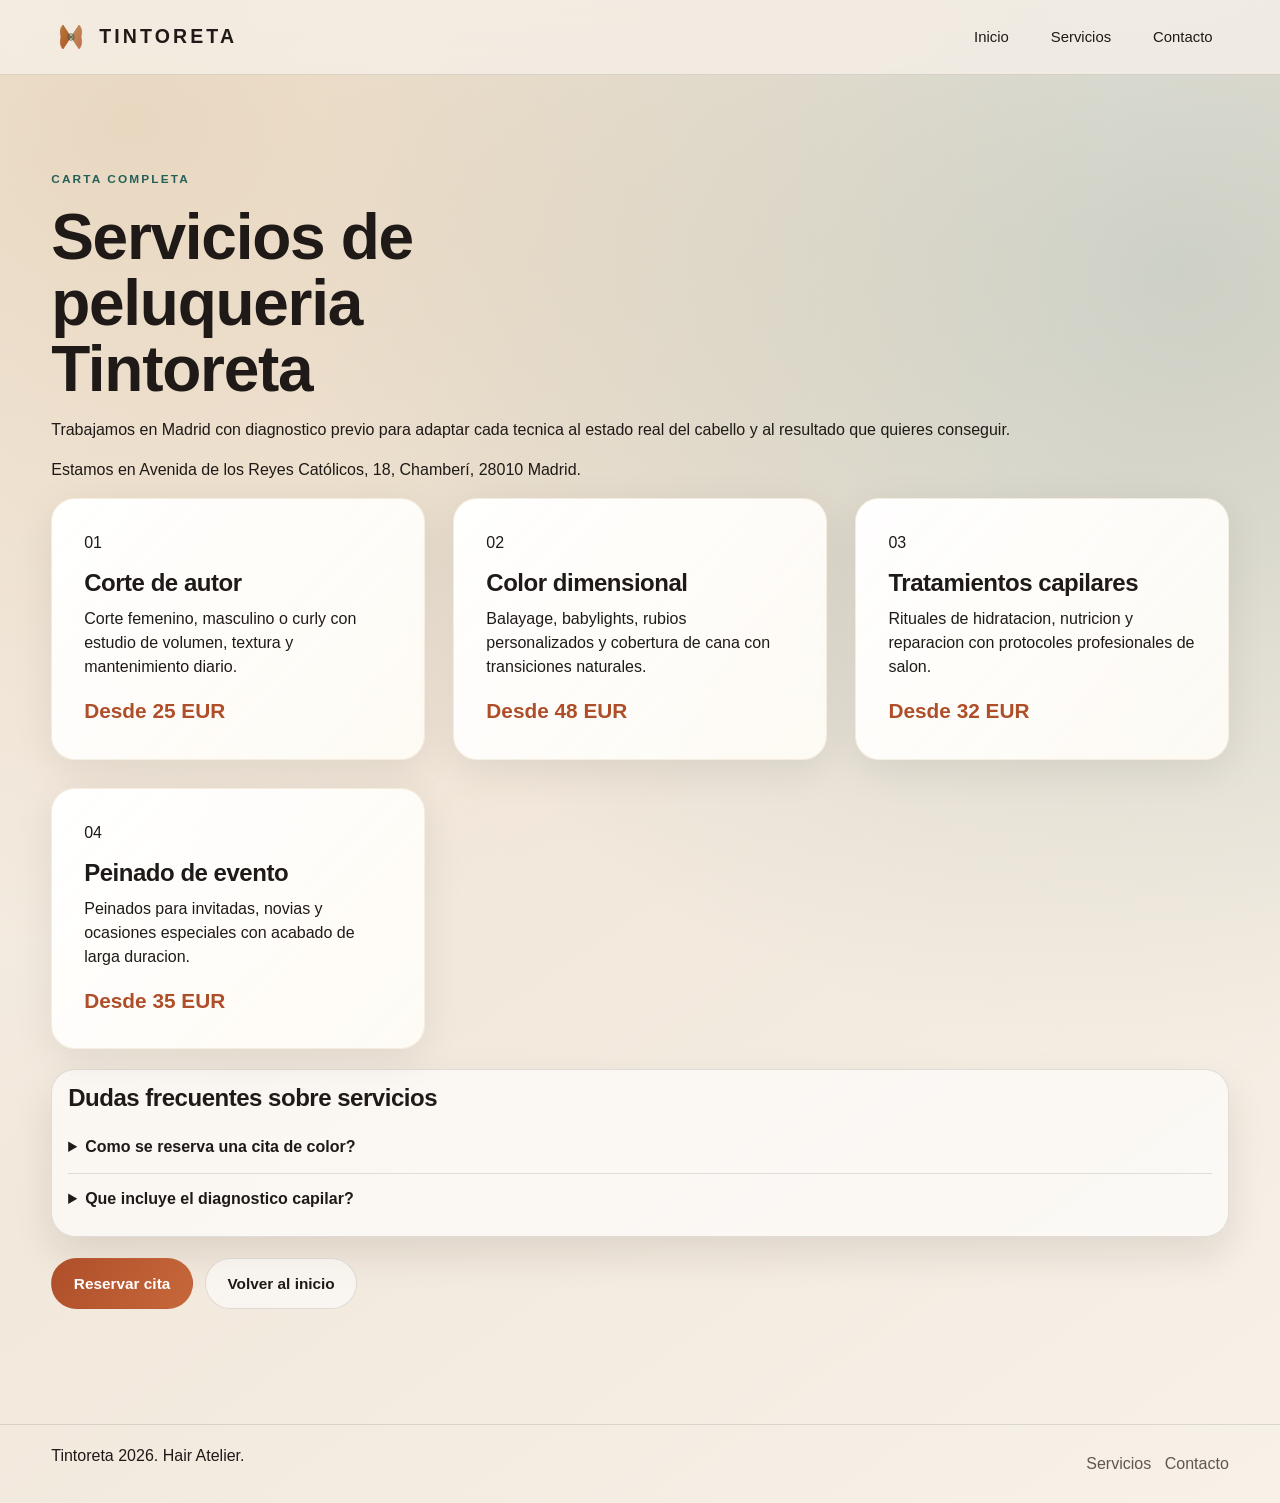
<file: servicios.html>
<!DOCTYPE html>
<html lang="es">
<head>
  <meta charset="UTF-8" />
  <meta name="viewport" content="width=device-width, initial-scale=1.0" />
  <title>Servicios de Peluqueria en Madrid | Tintoreta</title>
  <meta name="description" content="Servicios de peluqueria en Madrid, Avenida de los Reyes Católicos 18, Chamberí: corte de autor, coloracion, tratamientos capilares y peinados de evento." />
  <meta name="robots" content="index, follow, max-image-preview:large" />
  <meta name="author" content="Tintoreta Hair Atelier" />
  <meta property="og:type" content="website" />
  <meta property="og:title" content="Servicios de Peluqueria en Madrid | Tintoreta" />
  <meta property="og:description" content="Descubre los servicios de Tintoreta en Madrid, Avenida de los Reyes Católicos 18, y elige el ritual ideal para tu cabello." />
  <meta property="og:url" content="https://www.tintoreta.es/servicios.html" />
  <meta property="og:image" content="https://images.unsplash.com/photo-1521590832167-7bcbfaa6381f?auto=format&fit=crop&w=1200&q=80" />
  <meta property="og:locale" content="es_ES" />
  <meta name="twitter:card" content="summary_large_image" />
  <meta name="twitter:title" content="Servicios de Peluqueria en Madrid | Tintoreta" />
  <meta name="twitter:description" content="Corte, color, tratamientos y peinado premium en Madrid, Avenida de los Reyes Católicos 18." />
  <meta name="twitter:image" content="https://images.unsplash.com/photo-1521590832167-7bcbfaa6381f?auto=format&fit=crop&w=1200&q=80" />
  <link rel="canonical" href="https://www.tintoreta.es/servicios.html" />
  <link rel="alternate" hreflang="es-ES" href="https://www.tintoreta.es/servicios.html" />
  <link rel="stylesheet" href="styles.css" />

  <script type="application/ld+json">
    {
      "@context": "https://schema.org",
      "@type": "Service",
      "serviceType": "Servicios de peluqueria",
      "provider": {
        "@type": "HairSalon",
        "name": "Tintoreta Hair Atelier",
        "url": "https://www.tintoreta.es/",
        "telephone": "+34 910 09 47 79",
        "address": {
          "@type": "PostalAddress",
        "streetAddress": "Avenida de los Reyes Católicos, 18",
        "postalCode": "28010",
          "addressRegion": "Madrid",
          "addressLocality": "Madrid",
          "addressCountry": "ES"
        }
      },
      "areaServed": {
        "@type": "AdministrativeArea",
        "name": "Madrid"
      },
      "offers": [
        {"@type": "Offer", "name": "Corte de autor", "price": "25", "priceCurrency": "EUR"},
        {"@type": "Offer", "name": "Color dimensional", "price": "48", "priceCurrency": "EUR"},
        {"@type": "Offer", "name": "Ritual de reparacion", "price": "32", "priceCurrency": "EUR"},
        {"@type": "Offer", "name": "Peinado de evento", "price": "35", "priceCurrency": "EUR"}
      ]
    }
  </script>
</head>
<body>
  <header class="site-header">
    <div class="container nav-wrap">
      <a href="index.html#inicio" class="logo" aria-label="Ir al inicio">
        <svg class="logo-icon" viewBox="0 0 100 100" xmlns="http://www.w3.org/2000/svg">
          <defs>
            <linearGradient id="scissorGradient" x1="0%" y1="0%" x2="100%" y2="100%">
              <stop offset="0%" style="stop-color:#b57d2f;stop-opacity:1" />
              <stop offset="100%" style="stop-color:#af4f2a;stop-opacity:1" />
            </linearGradient>
          </defs>
          <path d="M 30 20 Q 20 30 25 50 Q 20 70 30 80 L 50 50 Z" fill="url(#scissorGradient)" stroke="#af4f2a" stroke-width="1.5"/>
          <path d="M 70 20 Q 80 30 75 50 Q 80 70 70 80 L 50 50 Z" fill="url(#scissorGradient)" stroke="#af4f2a" stroke-width="1.5" opacity="0.8"/>
          <circle cx="50" cy="50" r="8" fill="none" stroke="#255f58" stroke-width="2"/>
          <circle cx="50" cy="50" r="4" fill="#255f58" opacity="0.6"/>
        </svg>
        <span>TINTORETA</span>
      </a>
      <nav class="site-nav" id="main-nav" aria-label="Navegacion principal">
        <a href="index.html#inicio">Inicio</a>
        <a href="servicios.html">Servicios</a>
        <a href="index.html#contacto">Contacto</a>
      </nav>
    </div>
  </header>

  <main class="section">
    <section class="container">
      <div class="section-head">
        <p class="tagline">Carta completa</p>
        <h1>Servicios de peluqueria Tintoreta</h1>
        <p>Trabajamos en Madrid con diagnostico previo para adaptar cada tecnica al estado real del cabello y al resultado que quieres conseguir.</p>
        <p>Estamos en Avenida de los Reyes Católicos, 18, Chamberí, 28010 Madrid.</p>
      </div>

      <div class="services-grid" style="margin-top: 1rem;">
        <article class="service-card">
          <p class="service-index">01</p>
          <h2>Corte de autor</h2>
          <p>Corte femenino, masculino o curly con estudio de volumen, textura y mantenimiento diario.</p>
          <p class="price">Desde 25 EUR</p>
        </article>
        <article class="service-card">
          <p class="service-index">02</p>
          <h2>Color dimensional</h2>
          <p>Balayage, babylights, rubios personalizados y cobertura de cana con transiciones naturales.</p>
          <p class="price">Desde 48 EUR</p>
        </article>
        <article class="service-card">
          <p class="service-index">03</p>
          <h2>Tratamientos capilares</h2>
          <p>Rituales de hidratacion, nutricion y reparacion con protocoles profesionales de salon.</p>
          <p class="price">Desde 32 EUR</p>
        </article>
        <article class="service-card">
          <p class="service-index">04</p>
          <h2>Peinado de evento</h2>
          <p>Peinados para invitadas, novias y ocasiones especiales con acabado de larga duracion.</p>
          <p class="price">Desde 35 EUR</p>
        </article>
      </div>

      <div class="faq-services" style="margin-top: 1.2rem;">
        <h2>Dudas frecuentes sobre servicios</h2>
        <details>
          <summary>Como se reserva una cita de color?</summary>
          <p>Puedes reservar por WhatsApp o email, indicando largo de cabello y resultado deseado.</p>
        </details>
        <details>
          <summary>Que incluye el diagnostico capilar?</summary>
          <p>Evaluacion de fibra, historial de color y recomendacion tecnica previa al servicio.</p>
        </details>
      </div>

      <div class="hero-actions" style="margin-top: 1.3rem;">
        <a class="btn btn-primary" href="index.html#contacto">Reservar cita</a>
        <a class="btn btn-ghost" href="index.html">Volver al inicio</a>
      </div>
    </section>
  </main>

  <div class="mobile-sticky-cta" aria-label="Acciones rapidas">
    <a class="mobile-cta-btn mobile-cta-whatsapp" href="https://wa.me/34910094779" target="_blank" rel="noopener noreferrer">WhatsApp</a>
    <a class="mobile-cta-btn mobile-cta-phone" href="tel:+34910094779">Llamar</a>
  </div>

  <footer class="site-footer">
    <div class="container footer-wrap">
      <p>Tintoreta <span id="year"></span>. Hair Atelier.</p>
      <div class="social-links">
        <a href="index.html#servicios">Servicios</a>
        <a href="index.html#contacto">Contacto</a>
      </div>
    </div>
  </footer>

  <script src="script.js"></script>
</body>
</html>
</file>
<file: styles.css>
:root {
  --bg: #f7f1e8;
  --ink: #1f1a17;
  --muted: #62564f;
  --sand: #ded2c5;
  --paper: #fffdf9;
  --panel: rgba(255, 252, 246, 0.62);
  --gold: #b57d2f;
  --clay: #af4f2a;
  --teal: #255f58;
  --line: rgba(31, 26, 23, 0.12);
  --shadow-soft: 0 18px 38px rgba(37, 23, 12, 0.1);
  --shadow-hard: 0 24px 60px rgba(37, 23, 12, 0.2);
  --radius-xl: 34px;
  --radius-lg: 24px;
  --radius-md: 16px;
}

* {
  box-sizing: border-box;
}

html {
  scroll-behavior: smooth;
}

body {
  margin: 0;
  font-family: "Space Grotesk", sans-serif;
  color: var(--ink);
  line-height: 1.5;
  overflow-x: hidden;
  background:
    radial-gradient(140% 100% at 10% 8%, rgba(181, 125, 47, 0.22) 0%, transparent 55%),
    radial-gradient(120% 90% at 92% 18%, rgba(37, 95, 88, 0.18) 0%, transparent 58%),
    linear-gradient(145deg, #f8f3ec 0%, #f2e8dc 52%, #f7f1e8 100%);
}

h1,
h2,
h3 {
  margin: 0 0 0.7rem;
  font-family: "Syne", sans-serif;
  letter-spacing: -0.02em;
  line-height: 1.03;
}

p {
  margin: 0 0 1rem;
}

a {
  color: inherit;
  text-decoration: none;
}

.container {
  width: min(1180px, 92vw);
  margin: 0 auto;
}

.section {
  padding: 6rem 0;
}

section[id],
.packs-head[id] {
  scroll-margin-top: 86px;
}

.ritual {
  padding-bottom: 7.2rem;
}

.ritual-head {
  margin-bottom: 1.35rem;
}

.noise-overlay {
  position: fixed;
  inset: 0;
  pointer-events: none;
  opacity: 0.16;
  z-index: -4;
  background-image: radial-gradient(circle at 1px 1px, #000 1px, transparent 0);
  background-size: 3px 3px;
}

.orb {
  position: fixed;
  border-radius: 50%;
  z-index: -3;
  filter: blur(1px);
}

.orb-one {
  width: 420px;
  height: 420px;
  top: -140px;
  right: -120px;
  background: radial-gradient(circle at 35% 35%, rgba(181, 125, 47, 0.4), rgba(181, 125, 47, 0));
}

.orb-two {
  width: 380px;
  height: 380px;
  bottom: -130px;
  left: -110px;
  background: radial-gradient(circle at 55% 55%, rgba(37, 95, 88, 0.35), rgba(37, 95, 88, 0));
}

.site-header {
  position: sticky;
  top: 0;
  z-index: 90;
  border-bottom: 1px solid var(--line);
  backdrop-filter: blur(14px);
  background: rgba(247, 241, 232, 0.75);
}

.nav-wrap {
  min-height: 74px;
  display: flex;
  align-items: center;
  justify-content: space-between;
  gap: 1rem;
}

.logo {
  font-family: "Syne", sans-serif;
  font-size: 1.22rem;
  font-weight: 800;
  letter-spacing: 0.16em;
  display: inline-flex;
  align-items: center;
  gap: 0.5rem;
  transition: transform 0.3s ease;
}

.logo:hover {
  transform: scale(1.05);
}

.logo-icon {
  width: 40px;
  height: 40px;
  display: inline-block;
  animation: scissorSwing 2s ease-in-out infinite;
}

@keyframes scissorSwing {
  0%, 100% {
    transform: rotate(0deg);
  }
  50% {
    transform: rotate(3deg);
  }
}

.site-nav {
  display: flex;
  gap: 0.6rem;
}

.site-nav a {
  font-size: 0.93rem;
  font-weight: 500;
  padding: 0.55rem 0.95rem;
  border-radius: 999px;
  border: 1px solid transparent;
  transition: border-color 0.25s ease, transform 0.25s ease;
}

.site-nav a:hover {
  transform: translateY(-1px);
  border-color: rgba(181, 125, 47, 0.4);
}

.nav-toggle {
  display: none;
  font: inherit;
  border: 1px solid var(--line);
  background: rgba(255, 255, 255, 0.4);
  border-radius: 10px;
  width: 44px;
  height: 44px;
  padding: 0;
  align-items: center;
  justify-content: center;
  cursor: pointer;
}

.hamburger {
  width: 20px;
  height: 14px;
  display: inline-flex;
  flex-direction: column;
  justify-content: space-between;
}

.hamburger .bar {
  width: 100%;
  height: 2px;
  border-radius: 999px;
  background: var(--ink);
  transition: transform 0.28s ease, opacity 0.2s ease;
}

.nav-toggle[aria-expanded="true"] .bar:nth-child(1) {
  transform: translateY(6px) rotate(45deg);
}

.nav-toggle[aria-expanded="true"] .bar:nth-child(2) {
  opacity: 0;
}

.nav-toggle[aria-expanded="true"] .bar:nth-child(3) {
  transform: translateY(-6px) rotate(-45deg);
}

.hero {
  padding-top: 3.2rem;
}

.hero-layout {
  display: grid;
  grid-template-columns: minmax(0, 1.2fr) minmax(0, 0.8fr);
  gap: 1.2rem;
  align-items: stretch;
}

.hero-copy {
  background: linear-gradient(145deg, rgba(255, 255, 255, 0.58), rgba(255, 255, 255, 0.16));
  border: 1px solid rgba(255, 255, 255, 0.75);
  border-radius: var(--radius-xl);
  box-shadow: var(--shadow-hard);
  padding: clamp(1.3rem, 3.3vw, 2.8rem);
}

.tagline {
  margin-bottom: 1rem;
  text-transform: uppercase;
  font-size: 0.74rem;
  letter-spacing: 0.18em;
  color: var(--teal);
  font-weight: 700;
}

h1 {
  font-size: clamp(2.2rem, 5vw, 4.9rem);
  max-width: 12ch;
  margin-bottom: 1rem;
}

.lead {
  max-width: 48ch;
  color: var(--muted);
  font-size: 1.08rem;
}

.hero-actions {
  display: flex;
  flex-wrap: wrap;
  gap: 0.75rem;
  margin-top: 1.6rem;
}

.btn {
  display: inline-flex;
  align-items: center;
  justify-content: center;
  border-radius: 999px;
  padding: 0.8rem 1.35rem;
  border: 1px solid transparent;
  font-size: 0.96rem;
  font-weight: 700;
  transition: transform 0.25s ease, box-shadow 0.25s ease, background-color 0.25s ease;
}

.btn:hover {
  transform: translateY(-2px);
  box-shadow: 0 10px 20px rgba(35, 21, 9, 0.15);
}

.btn-primary {
  background: linear-gradient(120deg, var(--clay), #c6673b);
  color: #fff;
}

.btn-ghost {
  border-color: var(--line);
  background: rgba(255, 255, 255, 0.52);
}

.hero-stats {
  margin-top: 1.7rem;
  display: grid;
  grid-template-columns: repeat(3, minmax(0, 1fr));
  gap: 0.65rem;
}

.stat-item {
  border: 1px solid rgba(31, 26, 23, 0.08);
  border-radius: var(--radius-md);
  background: rgba(255, 255, 255, 0.7);
  padding: 0.8rem;
  transition: all 0.3s ease;
}

.stat-item:hover {
  background: rgba(255, 255, 255, 0.95);
  border-color: rgba(181, 125, 47, 0.2);
  transform: translateY(-2px);
}

.stat-item strong {
  display: block;
  font-family: "Syne", sans-serif;
  font-size: 1.3rem;
  color: var(--clay);
  margin-bottom: 0.2rem;
}

.stat-item span {
  color: var(--muted);
  font-size: 0.84rem;
}

/* Social Links Hero */
.social-links-hero {
  margin-top: 2.5rem;
  padding-top: 2rem;
  border-top: 1px solid rgba(31, 26, 23, 0.1);
}

.social-header {
  margin-bottom: 1.5rem;
}

.social-label {
  font-size: 0.9rem;
  font-weight: 700;
  color: var(--ink);
  margin-bottom: 0.3rem;
  text-transform: uppercase;
  letter-spacing: 0.08em;
  display: block;
}

.social-subtitle {
  font-size: 0.85rem;
  color: var(--muted);
  margin: 0;
  font-weight: 400;
  letter-spacing: 0.02em;
}

.social-icons {
  display: grid;
  grid-template-columns: repeat(auto-fit, minmax(110px, 1fr));
  gap: 1.2rem;
  align-items: start;
}

.social-icon-card {
  display: flex;
  flex-direction: column;
  align-items: center;
  gap: 0.8rem;
  text-decoration: none;
  transition: all 0.3s cubic-bezier(0.23, 1, 0.320, 1);
}

.social-icon-bg {
  display: flex;
  align-items: center;
  justify-content: center;
  width: 80px;
  height: 80px;
  border-radius: 20px;
  transition: all 0.4s cubic-bezier(0.23, 1, 0.320, 1);
  position: relative;
  overflow: hidden;
  box-shadow: 0 8px 24px rgba(0, 0, 0, 0.1);
  border: 2px solid rgba(255, 255, 255, 0.3);
}

.social-icon-bg svg {
  width: 40px;
  height: 40px;
  z-index: 1;
  transition: all 0.3s ease;
}

.social-icon-bg::before {
  content: '';
  position: absolute;
  inset: 0;
  opacity: 0;
  transition: opacity 0.3s ease;
  z-index: 0;
}

/* Colores específicos por red social */
.instagram-bg {
  background: linear-gradient(135deg, #feda75 0%, #fa7e1e 25%, #d92e7f 50%, #9b36b7 75%, #515bd4 100%);
  color: white;
}

.instagram-bg:hover {
  transform: translateY(-8px) scale(1.08);
  box-shadow: 0 16px 40px rgba(217, 46, 127, 0.3);
}

.tiktok-bg {
  background: linear-gradient(135deg, #000000 0%, #25f4ee 50%, #ff0050 100%);
  color: white;
}

.tiktok-bg:hover {
  transform: translateY(-8px) scale(1.08);
  box-shadow: 0 16px 40px rgba(0, 0, 0, 0.3);
}

.facebook-bg {
  background: linear-gradient(135deg, #1877f2 0%, #0a66c2 100%);
  color: white;
}

.facebook-bg:hover {
  transform: translateY(-8px) scale(1.08);
  box-shadow: 0 16px 40px rgba(24, 119, 242, 0.3);
}

.youtube-bg {
  background: linear-gradient(135deg, #ff0000 0%, #cc0000 100%);
  color: white;
}

.youtube-bg:hover {
  transform: translateY(-8px) scale(1.08);
  box-shadow: 0 16px 40px rgba(255, 0, 0, 0.3);
}

.social-icon-bg:hover svg {
  animation: socialIconPulse 0.6s ease;
}

@keyframes socialIconPulse {
  0% {
    transform: scale(1);
  }
  50% {
    transform: scale(1.15);
  }
  100% {
    transform: scale(1);
  }
}

.social-name {
  font-size: 0.9rem;
  font-weight: 600;
  color: var(--ink);
  text-align: center;
  transition: color 0.3s ease;
  letter-spacing: 0.01em;
}

.social-icon-card:hover .social-name {
  color: var(--clay);
  font-weight: 700;
}

@media (max-height: 860px) and (min-width: 1024px) {
  .hero {
    padding-top: 2.2rem;
  }

  h1 {
    font-size: clamp(2rem, 4vw, 4rem);
    margin-bottom: 0.7rem;
  }

  .lead {
    font-size: 1rem;
    margin-bottom: 0.5rem;
  }

  .hero-actions {
    margin-top: 1.1rem;
  }

  .social-links-hero {
    margin-top: 1.6rem;
    padding-top: 1.2rem;
  }

  .social-header {
    margin-bottom: 0.9rem;
  }

  .social-icons {
    gap: 0.8rem;
    grid-template-columns: repeat(4, minmax(0, 1fr));
  }

  .social-icon-bg {
    width: 64px;
    height: 64px;
    border-radius: 16px;
  }

  .social-icon-bg svg {
    width: 32px;
    height: 32px;
  }

  .social-name {
    font-size: 0.82rem;
  }
}

@media (max-width: 680px) {
  .social-icons {
    grid-template-columns: repeat(2, 1fr);
    gap: 1rem;
  }

  .social-icon-bg {
    width: 70px;
    height: 70px;
  }

  .social-icon-bg svg {
    width: 36px;
    height: 36px;
  }

  .social-name {
    font-size: 0.85rem;
  }
}

.hero-panel {
  background: linear-gradient(135deg, #18120f 0%, #1f1610 100%);
  color: #f8eee2;
  border-radius: var(--radius-xl);
  border: 1px solid rgba(181, 125, 47, 0.2);
  box-shadow: 0 20px 60px rgba(0, 0, 0, 0.2);
  padding: clamp(1.5rem, 2.5vw, 2.2rem);
  position: relative;
  overflow: hidden;
  transition: all 0.4s ease;
}

.hero-panel:hover {
  border-color: rgba(181, 125, 47, 0.4);
  box-shadow: 0 30px 80px rgba(181, 125, 47, 0.15);
  transform: translateY(-4px);
}

.hero-panel::after {
  content: "";
  position: absolute;
  width: 280px;
  height: 280px;
  right: -120px;
  top: -80px;
  border-radius: 50%;
  background: radial-gradient(circle at center, rgba(181, 125, 47, 0.33), rgba(181, 125, 47, 0));
}

.hero-card {
  position: relative;
}

.card-status {
  display: flex;
  align-items: center;
  gap: 0.6rem;
  font-size: 0.9rem;
  font-weight: 600;
  margin-bottom: 1.2rem;
  padding: 0.6rem 1rem;
  background: rgba(37, 95, 88, 0.15);
  border-radius: 999px;
  width: fit-content;
}

.status-dot {
  display: inline-block;
  width: 10px;
  height: 10px;
  border-radius: 50%;
  background: #4ade80;
  animation: statusPulse 2s ease-in-out infinite;
}

.card-status.open {
  color: #4ade80;
  border: 1px solid rgba(74, 222, 128, 0.3);
}

.card-status.closed {
  color: #fca5a5;
  background: rgba(127, 29, 29, 0.14);
  border: 1px solid rgba(252, 165, 165, 0.34);
}

.card-status.closed .status-dot {
  background: #ef4444;
  animation: none;
}

@keyframes statusPulse {
  0%, 100% {
    box-shadow: 0 0 0 0 rgba(74, 222, 128, 0.7);
  }
  50% {
    box-shadow: 0 0 0 6px rgba(74, 222, 128, 0);
  }
}

.hero-card h2 {
  font-size: clamp(1.8rem, 2.7vw, 2.6rem);
  margin: 0 0 0.8rem;
}

.card-description {
  font-size: 1rem;
  color: #dac5b5;
  line-height: 1.6;
  margin-bottom: 1.5rem;
}

.hours-section {
  margin-bottom: 1.5rem;
  padding: 1.2rem;
  background: rgba(255, 255, 255, 0.08);
  border-radius: var(--radius-md);
  border: 1px solid rgba(255, 255, 255, 0.1);
}

.hours-section h3 {
  font-size: 0.95rem;
  margin: 0 0 0.8rem;
  color: #f4cd92;
  text-transform: uppercase;
  letter-spacing: 0.05em;
}

.address {
  color: #dac5b5;
  font-size: 0.95rem;
  line-height: 1.6;
}

.hours-grid {
  display: grid;
  grid-template-columns: 1fr 1fr;
  gap: 1rem;
  margin-top: 0.8rem;
}

.hours-title {
  margin-top: 1.2rem;
}

.hours-grid.closed-day {
  grid-template-columns: 1fr;
}

.hour-item {
  background: rgba(255, 255, 255, 0.05);
  padding: 0.8rem;
  border-radius: var(--radius-md);
  border: 1px solid rgba(181, 125, 47, 0.2);
  text-align: center;
}

.hour-item.closed-day {
  border-color: rgba(239, 68, 68, 0.35);
  background: rgba(127, 29, 29, 0.14);
}

.hour-item.closed-day .label,
.hour-item.closed-day .time {
  color: #fca5a5;
}

.hour-item .label {
  display: block;
  font-size: 0.8rem;
  color: #b57d2f;
  margin-bottom: 0.4rem;
  text-transform: uppercase;
  letter-spacing: 0.05em;
}

.hour-item .time {
  display: block;
  font-size: 1.5rem;
  font-family: "Syne", sans-serif;
  font-weight: 800;
  color: #f4cd92;
}

.card-actions {
  display: flex;
  gap: 0.8rem;
  margin-top: 1.2rem;
}

.card-link {
  flex: 1;
  display: flex;
  align-items: center;
  justify-content: center;
  padding: 0.75rem 1rem;
  background: linear-gradient(135deg, rgba(181, 125, 47, 0.2), rgba(181, 125, 47, 0.1));
  border: 1px solid rgba(181, 125, 47, 0.3);
  border-radius: var(--radius-md);
  color: #f4cd92;
  font-weight: 600;
  font-size: 0.9rem;
  transition: all 0.3s ease;
}

.card-link:hover {
  background: linear-gradient(135deg, rgba(181, 125, 47, 0.4), rgba(181, 125, 47, 0.25));
  border-color: rgba(181, 125, 47, 0.6);
  transform: translateY(-2px);
}

.section-head h2 {
  font-size: clamp(1.8rem, 3vw, 3.1rem);
}

.services-grid {
  margin-top: 1.6rem;
  display: grid;
  grid-template-columns: repeat(auto-fit, minmax(280px, 1fr));
  gap: 1.8rem;
}

.service-card {
  background: linear-gradient(135deg, rgba(255, 255, 255, 0.98) 0%, rgba(255, 252, 246, 0.92) 100%);
  border: 1px solid rgba(181, 125, 47, 0.12);
  border-radius: var(--radius-lg);
  padding: 2rem;
  display: flex;
  flex-direction: column;
  height: 100%;
  box-shadow: 0 10px 40px rgba(0, 0, 0, 0.08);
  transition: all 0.4s cubic-bezier(0.23, 1, 0.320, 1);
  position: relative;
  overflow: hidden;
}

.service-card::before {
  content: '';
  position: absolute;
  top: 0;
  left: 0;
  right: 0;
  height: 4px;
  background: linear-gradient(90deg, var(--gold), var(--clay));
  transform: scaleX(0);
  transform-origin: left;
  transition: transform 0.4s cubic-bezier(0.23, 1, 0.320, 1);
}

.service-card:hover::before {
  transform: scaleX(1);
}

.service-card:hover {
  transform: translateY(-8px);
  box-shadow: 0 20px 60px rgba(175, 79, 42, 0.15);
  border-color: rgba(181, 125, 47, 0.3);
}

.service-header {
  display: flex;
  align-items: center;
  justify-content: flex-start;
  margin-bottom: 1.5rem;
  position: relative;
  z-index: 1;
}

.service-icon {
  width: 48px;
  height: 48px;
  display: flex;
  align-items: center;
  justify-content: center;
  color: var(--clay);
  margin-right: 1rem;
  stroke-width: 1.5;
}

.service-card h3 {
  font-size: 1.5rem;
  margin: 0 0 0.8rem;
  color: var(--ink);
}

.service-description {
  color: var(--muted);
  font-size: 0.95rem;
  line-height: 1.6;
  margin-bottom: 1.2rem;
  flex-grow: 1;
}

.service-features {
  list-style: none;
  padding: 0;
  margin-bottom: 1.5rem;
}

.service-features li {
  font-size: 0.9rem;
  color: var(--muted);
  margin-bottom: 0.6rem;
  padding-left: 1.8rem;
  position: relative;
}

.service-features li::before {
  content: '✓';
  position: absolute;
  left: 0;
  color: var(--teal);
  font-weight: 800;
  font-size: 1.1rem;
}

.service-footer {
  display: flex;
  align-items: center;
  justify-content: space-between;
  gap: 1rem;
  padding-top: 1.2rem;
  border-top: 1px solid rgba(31, 26, 23, 0.08);
  margin-top: auto;
}

.price {
  color: var(--clay);
  font-weight: 800;
  font-family: "Syne", sans-serif;
  font-size: 1.3rem;
  margin: 0;
}

.service-btn {
  display: inline-flex;
  align-items: center;
  justify-content: center;
  padding: 0.7rem 1.4rem;
  background: linear-gradient(135deg, var(--clay), #9a3f2a);
  color: white;
  border: none;
  border-radius: 999px;
  font-weight: 700;
  font-size: 0.9rem;
  cursor: pointer;
  transition: all 0.3s ease;
  text-decoration: none;
  white-space: nowrap;
}

.service-btn:hover {
  background: linear-gradient(135deg, #9a3f2a, #7d3220);
  transform: translateY(-2px);
  box-shadow: 0 8px 20px rgba(175, 79, 42, 0.3);
}

.service-tags {
  margin-top: 1rem;
  display: flex;
  flex-wrap: wrap;
  gap: 0.55rem;
}

.service-tags span {
  font-size: 0.82rem;
  font-weight: 600;
  color: var(--teal);
  border: 1px solid rgba(37, 95, 88, 0.24);
  border-radius: 999px;
  background: rgba(37, 95, 88, 0.08);
  padding: 0.45rem 0.82rem;
}

.services-media {
  margin-top: 1.25rem;
  display: grid;
  grid-template-columns: repeat(12, minmax(0, 1fr));
  gap: 0.9rem;
}

.media-card {
  grid-column: span 4;
  border-radius: var(--radius-lg);
  overflow: hidden;
  border: 1px solid var(--line);
  box-shadow: var(--shadow-soft);
  background: #000;
  position: relative;
  min-height: 250px;
}

.media-card-lg {
  grid-column: span 8;
}

.media-card img {
  width: 100%;
  height: 100%;
  object-fit: cover;
  display: block;
  transition: transform 0.5s ease;
}

.media-card:hover img {
  transform: scale(1.04);
}

.media-caption {
  position: absolute;
  left: 1rem;
  right: 1rem;
  bottom: 1rem;
  padding: 0.85rem;
  border-radius: 14px;
  background: rgba(16, 11, 8, 0.62);
  border: 1px solid rgba(255, 255, 255, 0.2);
}

.media-caption h3,
.media-caption p {
  color: #f6eee5;
  margin-bottom: 0.35rem;
}

.media-caption p {
  margin-bottom: 0;
  font-size: 0.9rem;
}

.packs-grid {
  margin-top: 1.6rem;
  display: grid;
  grid-template-columns: repeat(auto-fit, minmax(280px, 1fr));
  gap: 1.8rem;
}

.packs-head {
  margin-top: 2.2rem;
  max-width: 62ch;
}

.packs-head h3 {
  margin: 0.35rem 0 0.7rem;
  font-size: clamp(1.5rem, 2vw, 1.95rem);
}

.packs-head p {
  color: var(--muted);
}

.pack-card {
  background: linear-gradient(135deg, rgba(255, 255, 255, 0.98) 0%, rgba(255, 252, 246, 0.92) 100%);
  border: 1px solid rgba(181, 125, 47, 0.12);
  border-radius: var(--radius-lg);
  padding: 2rem;
  display: flex;
  flex-direction: column;
  height: 100%;
  box-shadow: 0 10px 40px rgba(0, 0, 0, 0.08);
  transition: all 0.4s cubic-bezier(0.23, 1, 0.320, 1);
  position: relative;
  overflow: hidden;
}

.pack-card::before {
  content: '';
  position: absolute;
  top: 0;
  left: 0;
  right: 0;
  height: 4px;
  background: linear-gradient(90deg, var(--teal), var(--gold));
  transform: scaleX(0);
  transform-origin: left;
  transition: transform 0.4s cubic-bezier(0.23, 1, 0.320, 1);
}

.pack-card:hover::before {
  transform: scaleX(1);
}

.pack-card:hover {
  transform: translateY(-8px);
  box-shadow: 0 20px 60px rgba(37, 95, 88, 0.15);
  border-color: rgba(181, 125, 47, 0.3);
}

.pack-header {
  display: flex;
  align-items: center;
  gap: 1rem;
  margin-bottom: 1.5rem;
  position: relative;
  z-index: 1;
}

.pack-icon {
  width: 44px;
  height: 44px;
  display: flex;
  align-items: center;
  justify-content: center;
  color: var(--teal);
  flex-shrink: 0;
}

.pack-badge {
  display: inline-flex;
  color: var(--teal);
  font-size: 0.85rem;
  text-transform: uppercase;
  letter-spacing: 0.08em;
  font-weight: 700;
  font-family: "Syne", sans-serif;
}

.pack-card h3 {
  font-size: 1.4rem;
  margin: 0 0 0.8rem;
  color: var(--ink);
}

.pack-description {
  color: var(--muted);
  font-size: 0.95rem;
  line-height: 1.6;
  margin-bottom: 1.2rem;
  flex-grow: 1;
}

.pack-features {
  list-style: none;
  padding: 0;
  margin-bottom: 1.5rem;
}

.pack-features li {
  font-size: 0.9rem;
  color: var(--muted);
  margin-bottom: 0.6rem;
  padding-left: 1.8rem;
  position: relative;
}

.pack-features li::before {
  content: '✓';
  position: absolute;
  left: 0;
  color: var(--teal);
  font-weight: 800;
  font-size: 1.1rem;
}

.pack-footer {
  display: flex;
  align-items: center;
  justify-content: space-between;
  gap: 1rem;
  padding-top: 1.2rem;
  border-top: 1px solid rgba(31, 26, 23, 0.08);
  margin-top: auto;
}

.pack-btn {
  display: inline-flex;
  align-items: center;
  justify-content: center;
  padding: 0.7rem 1.4rem;
  background: linear-gradient(135deg, var(--teal), #1a4a42);
  color: white;
  border: none;
  border-radius: 999px;
  font-weight: 700;
  font-size: 0.9rem;
  cursor: pointer;
  transition: all 0.3s ease;
  text-decoration: none;
  white-space: nowrap;
}

.pack-btn:hover {
  background: linear-gradient(135deg, #1a4a42, #122f2b);
  transform: translateY(-2px);
  box-shadow: 0 8px 20px rgba(37, 95, 88, 0.3);
}

.faq-services {
  margin-top: 1.2rem;
  border: 1px solid var(--line);
  border-radius: var(--radius-lg);
  background: rgba(255, 255, 255, 0.62);
  box-shadow: var(--shadow-soft);
  padding: 1rem 1rem 0.7rem;
}

.faq-services h3 {
  margin-bottom: 0.85rem;
}

.faq-services details {
  border-top: 1px solid rgba(31, 26, 23, 0.12);
  padding: 0.85rem 0;
}

.faq-services details:first-of-type {
  border-top: 0;
}

.faq-services summary {
  cursor: pointer;
  font-weight: 600;
}

.faq-services details p {
  color: var(--muted);
  margin-top: 0.55rem;
  margin-bottom: 0;
}

.ritual-grid {
  display: grid;
  grid-template-columns: minmax(0, 1.1fr) minmax(0, 0.9fr);
  gap: 1rem;
}

.ritual-copy {
  background: linear-gradient(120deg, rgba(37, 95, 88, 0.11), rgba(181, 125, 47, 0.08));
  border: 1px solid rgba(31, 26, 23, 0.12);
  border-radius: var(--radius-xl);
  padding: clamp(1.2rem, 3vw, 2.2rem);
}

.ritual-copy h3 {
  font-size: clamp(1.4rem, 2.2vw, 2rem);
  margin-bottom: 0.55rem;
}

.ritual-copy ol {
  margin: 1rem 0 0;
  padding-left: 1.2rem;
}

.ritual-intro {
  color: var(--muted);
  margin-bottom: 0.4rem;
}

.ritual-copy li {
  margin-bottom: 0.7rem;
  color: var(--muted);
}

.quote-card {
  background: #14100d;
  color: #f8eee2;
  border-radius: var(--radius-xl);
  border: 1px solid rgba(255, 255, 255, 0.14);
  padding: clamp(1.2rem, 2.6vw, 2rem);
  display: flex;
  flex-direction: column;
  justify-content: space-between;
}

.quote-card p {
  font-family: "Syne", sans-serif;
  font-size: clamp(1.2rem, 2.6vw, 2rem);
  line-height: 1.22;
}

.quote-card span {
  color: #f4cd92;
  text-transform: uppercase;
  font-size: 0.75rem;
  letter-spacing: 0.16em;
}

.ritual-points {
  margin-top: 1.2rem;
  display: grid;
  grid-template-columns: repeat(3, minmax(0, 1fr));
  gap: 0.9rem;
}

.ritual-points article {
  border-radius: var(--radius-md);
  border: 1px solid rgba(31, 26, 23, 0.12);
  background: rgba(255, 255, 255, 0.62);
  box-shadow: var(--shadow-soft);
  padding: 1rem;
}

.ritual-points h3 {
  font-size: 1.06rem;
  margin-bottom: 0.45rem;
}

.ritual-points p {
  margin: 0;
  color: var(--muted);
  font-size: 0.92rem;
}

.contact-grid {
  display: grid;
  grid-template-columns: minmax(0, 1fr) minmax(0, 1fr);
  gap: 1rem;
}

.contact-info,
.contact-form {
  border-radius: var(--radius-xl);
  border: 1px solid var(--line);
  box-shadow: var(--shadow-soft);
}

.contact-info {
  padding: 1.6rem;
  background: var(--paper);
}

.contact-info ul {
  list-style: none;
  padding: 0;
  margin: 0 0 1.2rem;
}

.contact-info li {
  margin-bottom: 0.45rem;
}

.contact-actions {
  display: flex;
  flex-wrap: wrap;
  gap: 0.7rem;
}

.contact-form {
  padding: 1.2rem;
  background: rgba(255, 255, 255, 0.7);
  display: grid;
  gap: 0.5rem;
}

input,
textarea {
  width: 100%;
  border-radius: 12px;
  border: 1px solid rgba(31, 26, 23, 0.16);
  background: rgba(255, 255, 255, 0.9);
  padding: 0.72rem;
  font: inherit;
}

input:focus,
textarea:focus {
  outline: 2px solid rgba(37, 95, 88, 0.32);
  border-color: var(--teal);
}

.site-footer {
  margin-top: 1.2rem;
  padding: 1.2rem 0;
  border-top: 1px solid var(--line);
}

.admin-analytics {
  width: min(1180px, 92vw);
  margin: 0.8rem auto 1.4rem;
  padding: 0.95rem 1.05rem;
  border: 1px dashed rgba(31, 26, 23, 0.25);
  border-radius: 12px;
  background: rgba(255, 255, 255, 0.72);
  font-size: 0.9rem;
}

.admin-analytics h2 {
  font-size: 1rem;
  margin-bottom: 0.5rem;
}

.admin-analytics p {
  margin-bottom: 0.35rem;
}

.footer-wrap {
  display: flex;
  justify-content: space-between;
  align-items: center;
  gap: 1rem;
  flex-wrap: wrap;
}

.social-links {
  display: flex;
  gap: 0.85rem;
  color: var(--muted);
}

.social-links a:hover {
  color: var(--clay);
}

.mobile-sticky-cta {
  display: none;
}

.mobile-cta-btn {
  display: inline-flex;
  align-items: center;
  justify-content: center;
  min-height: 46px;
  border-radius: 999px;
  font-weight: 700;
  font-size: 0.95rem;
  text-decoration: none;
  border: 1px solid transparent;
}

.mobile-cta-whatsapp {
  background: linear-gradient(135deg, #20c163, #169b4f);
  color: #fff;
  box-shadow: 0 8px 18px rgba(22, 155, 79, 0.26);
}

.mobile-cta-phone {
  background: linear-gradient(135deg, rgba(181, 125, 47, 0.2), rgba(181, 125, 47, 0.1));
  border-color: rgba(181, 125, 47, 0.35);
  color: #f4cd92;
}

.reveal {
  opacity: 0;
  transform: translateY(20px) scale(0.99);
}

.reveal.visible {
  animation: revealUp 420ms cubic-bezier(0.2, 0.8, 0.2, 1) forwards;
}

@keyframes revealUp {
  from {
    opacity: 0;
    transform: translateY(20px) scale(0.99);
  }

  to {
    opacity: 1;
    transform: translateY(0) scale(1);
  }
}

/* Promociones Section */
.promociones-section {
  background: linear-gradient(135deg, rgba(181, 125, 47, 0.08) 0%, rgba(37, 95, 88, 0.06) 100%);
}

.promo-cards-container {
  display: grid;
  grid-template-columns: repeat(auto-fit, minmax(320px, 1fr));
  gap: 2rem;
  margin: 3rem 0 2rem;
}

.promo-card-wrapper {
  perspective: 1000px;
}

.promo-card {
  background: linear-gradient(135deg, rgba(255, 255, 255, 0.95) 0%, rgba(255, 252, 246, 0.85) 100%);
  border: 1px solid rgba(181, 125, 47, 0.15);
  border-radius: var(--radius-lg);
  padding: 2rem;
  display: flex;
  flex-direction: column;
  height: 100%;
  box-shadow: 0 10px 40px rgba(0, 0, 0, 0.08);
  transition: all 0.4s cubic-bezier(0.23, 1, 0.320, 1);
  position: relative;
  overflow: hidden;
}

.promo-card::before {
  content: '';
  position: absolute;
  top: 0;
  left: -100%;
  width: 100%;
  height: 100%;
  background: linear-gradient(90deg, transparent, rgba(255, 255, 255, 0.3), transparent);
  transition: left 0.5s ease;
}

.promo-card:hover::before {
  left: 100%;
}

.promo-card:hover {
  transform: translateY(-8px);
  box-shadow: 0 20px 60px rgba(0, 0, 0, 0.12);
  border-color: rgba(181, 125, 47, 0.3);
}

.promo-card-hot {
  border: 2px solid #af4f2a;
  background: linear-gradient(135deg, rgba(255, 255, 255, 0.98) 0%, rgba(255, 248, 240, 0.95) 100%);
  box-shadow: 0 15px 50px rgba(175, 79, 42, 0.15);
}

.promo-card-spa {
  border: 1px solid rgba(37, 95, 88, 0.2);
}

.promo-card-event {
  border: 1px solid rgba(181, 125, 47, 0.15);
}

.promo-header {
  position: relative;
  margin-bottom: 1.5rem;
  padding-bottom: 1.5rem;
  border-bottom: 2px solid rgba(31, 26, 23, 0.08);
}

.promo-badge,
.promo-badge-star {
  display: inline-block;
  font-size: 0.8rem;
  font-weight: 700;
  padding: 0.4rem 0.8rem;
  border-radius: 999px;
  margin-bottom: 0.8rem;
  letter-spacing: 0.05em;
  text-transform: uppercase;
}

.promo-badge {
  background: rgba(37, 95, 88, 0.1);
  color: var(--teal);
  border: 1px solid rgba(37, 95, 88, 0.2);
}

.promo-badge-star {
  background: linear-gradient(135deg, rgba(175, 79, 42, 0.15), rgba(181, 125, 47, 0.1));
  color: #af4f2a;
  border: 1px solid #af4f2a;
  font-size: 0.85rem;
}

.promo-card-hot .promo-badge-star {
  animation: pulse 2s ease-in-out infinite;
}

@keyframes pulse {
  0%, 100% {
    box-shadow: 0 0 0 0 rgba(175, 79, 42, 0.4);
  }
  50% {
    box-shadow: 0 0 0 8px rgba(175, 79, 42, 0);
  }
}

.promo-header h3 {
  font-size: 1.6rem;
  margin: 0;
  color: var(--ink);
}

.promo-desc {
  color: var(--muted);
  font-size: 0.95rem;
  line-height: 1.6;
  margin-bottom: 1.5rem;
}

.promo-price-section {
  display: flex;
  align-items: center;
  gap: 1rem;
  margin-bottom: 1.5rem;
  padding: 1.2rem;
  background: linear-gradient(135deg, rgba(181, 125, 47, 0.08), rgba(37, 95, 88, 0.05));
  border-radius: var(--radius-md);
}

.price-box {
  display: flex;
  flex-direction: column;
  gap: 0.3rem;
}

.old-price {
  font-size: 0.9rem;
  color: var(--muted);
  text-decoration: line-through;
  opacity: 0.7;
}

.new-price {
  font-size: 2rem;
  font-weight: 800;
  color: var(--clay);
  font-family: "Syne", sans-serif;
}

.discount-badge {
  margin-left: auto;
  background: linear-gradient(135deg, #af4f2a, #b57d2f);
  color: white;
  padding: 0.6rem 1rem;
  border-radius: 999px;
  font-weight: 700;
  font-size: 0.9rem;
  white-space: nowrap;
  box-shadow: 0 4px 15px rgba(175, 79, 42, 0.3);
}

.promo-features {
  list-style: none;
  padding: 0;
  margin: 0 0 1.5rem;
  flex-grow: 1;
}

.promo-features li {
  display: flex;
  align-items: center;
  gap: 0.8rem;
  margin-bottom: 0.7rem;
  color: var(--muted);
  font-size: 0.95rem;
}

.check {
  display: inline-flex;
  align-items: center;
  justify-content: center;
  width: 24px;
  height: 24px;
  background: linear-gradient(135deg, #b57d2f, #af4f2a);
  color: white;
  border-radius: 50%;
  font-size: 0.8rem;
  font-weight: 700;
  flex-shrink: 0;
}

.promo-footer {
  margin-top: auto;
}

.btn-promo {
  display: block;
  width: 100%;
  padding: 0.9rem 1.2rem;
  background: linear-gradient(135deg, var(--clay), #9a3f2a);
  color: white;
  border: none;
  border-radius: var(--radius-md);
  font-weight: 600;
  font-size: 0.95rem;
  cursor: pointer;
  transition: all 0.3s ease;
  text-align: center;
  text-decoration: none;
  font-family: inherit;
}

.btn-promo:hover {
  background: linear-gradient(135deg, #9a3f2a, #7d3220);
  transform: translateY(-2px);
  box-shadow: 0 8px 20px rgba(175, 79, 42, 0.3);
}

.btn-promo-primary {
  background: linear-gradient(135deg, #b57d2f, #af4f2a);
  box-shadow: 0 6px 20px rgba(181, 125, 47, 0.3);
}

.btn-promo-primary:hover {
  background: linear-gradient(135deg, #af4f2a, #9a3f2a);
  box-shadow: 0 10px 30px rgba(175, 79, 42, 0.4);
}

.promo-cta {
  text-align: center;
  padding: 1.5rem 2rem;
  background: linear-gradient(135deg, rgba(175, 79, 42, 0.08), rgba(37, 95, 88, 0.08));
  border-radius: var(--radius-lg);
  border: 1px dashed rgba(181, 125, 47, 0.3);
  margin-top: 2rem;
}

.promo-cta p {
  margin: 0;
  color: var(--ink);
  font-size: 1rem;
}

.promo-cta strong {
  color: var(--clay);
}

@media (max-width: 940px) {
  .promo-cards-container {
    grid-template-columns: repeat(auto-fit, minmax(280px, 1fr));
    gap: 1.5rem;
  }
}

@media (max-width: 680px) {
  .promo-cards-container {
    grid-template-columns: 1fr;
    gap: 1.2rem;
  }

  .promo-card {
    padding: 1.5rem;
  }

  .new-price {
    font-size: 1.6rem;
  }

  .promo-price-section {
    flex-direction: column;
    align-items: flex-start;
  }

  .discount-badge {
    margin-left: 0;
    align-self: flex-end;
  }
}

@media (max-width: 940px) {
  .hero-layout,
  .ritual-grid,
  .contact-grid {
    grid-template-columns: 1fr;
  }

  .ritual-points {
    grid-template-columns: 1fr;
  }

  .hero-panel {
    min-height: 260px;
  }

  .media-card,
  .media-card-lg {
    grid-column: span 12;
    min-height: 280px;
  }

  .packs-grid {
    grid-template-columns: 1fr;
  }
}

@media (max-width: 780px) {
  .site-footer {
    padding-bottom: calc(5.6rem + env(safe-area-inset-bottom));
  }

  .mobile-sticky-cta {
    position: fixed;
    left: 0;
    right: 0;
    bottom: 0;
    z-index: 120;
    display: grid;
    grid-template-columns: 1fr 1fr;
    gap: 0.55rem;
    padding: 0.55rem 4vw calc(0.55rem + env(safe-area-inset-bottom));
    background: linear-gradient(180deg, rgba(24, 18, 14, 0), rgba(24, 18, 14, 0.92) 45%);
    backdrop-filter: blur(8px);
  }

  .mobile-cta-btn {
    min-height: 42px;
    font-size: 0.9rem;
  }

  .site-nav {
    position: absolute;
    top: 74px;
    left: 0;
    right: 0;
    display: none;
    flex-direction: column;
    gap: 0.4rem;
    padding: 0.7rem 4vw 1rem;
    background: rgba(247, 241, 232, 0.98);
    border-bottom: 1px solid var(--line);
  }

  .site-nav.open {
    display: flex;
  }

  .nav-toggle {
    display: inline-flex;
  }

  h1 {
    max-width: 14ch;
  }

  .hero-stats {
    grid-template-columns: 1fr;
  }

  .section {
    padding: 4.6rem 0;
  }

  section[id],
  .packs-head[id] {
    scroll-margin-top: 82px;
  }

  .services-grid {
    grid-template-columns: 1fr;
    gap: 1.2rem;
  }

  .service-card {
    padding: 1.5rem;
  }

  .service-icon {
    font-size: 2rem;
  }

  .service-card h3 {
    font-size: 1.3rem;
  }

  .price {
    font-size: 1.1rem;
  }

  .packs-grid {
    grid-template-columns: 1fr;
    gap: 1.2rem;
  }

  .packs-head {
    margin-top: 1.8rem;
  }

  .pack-card {
    padding: 1.5rem;
  }

  .pack-icon {
    width: 40px;
    height: 40px;
  }

  .pack-card h3 {
    font-size: 1.2rem;
  }
}
</file>
